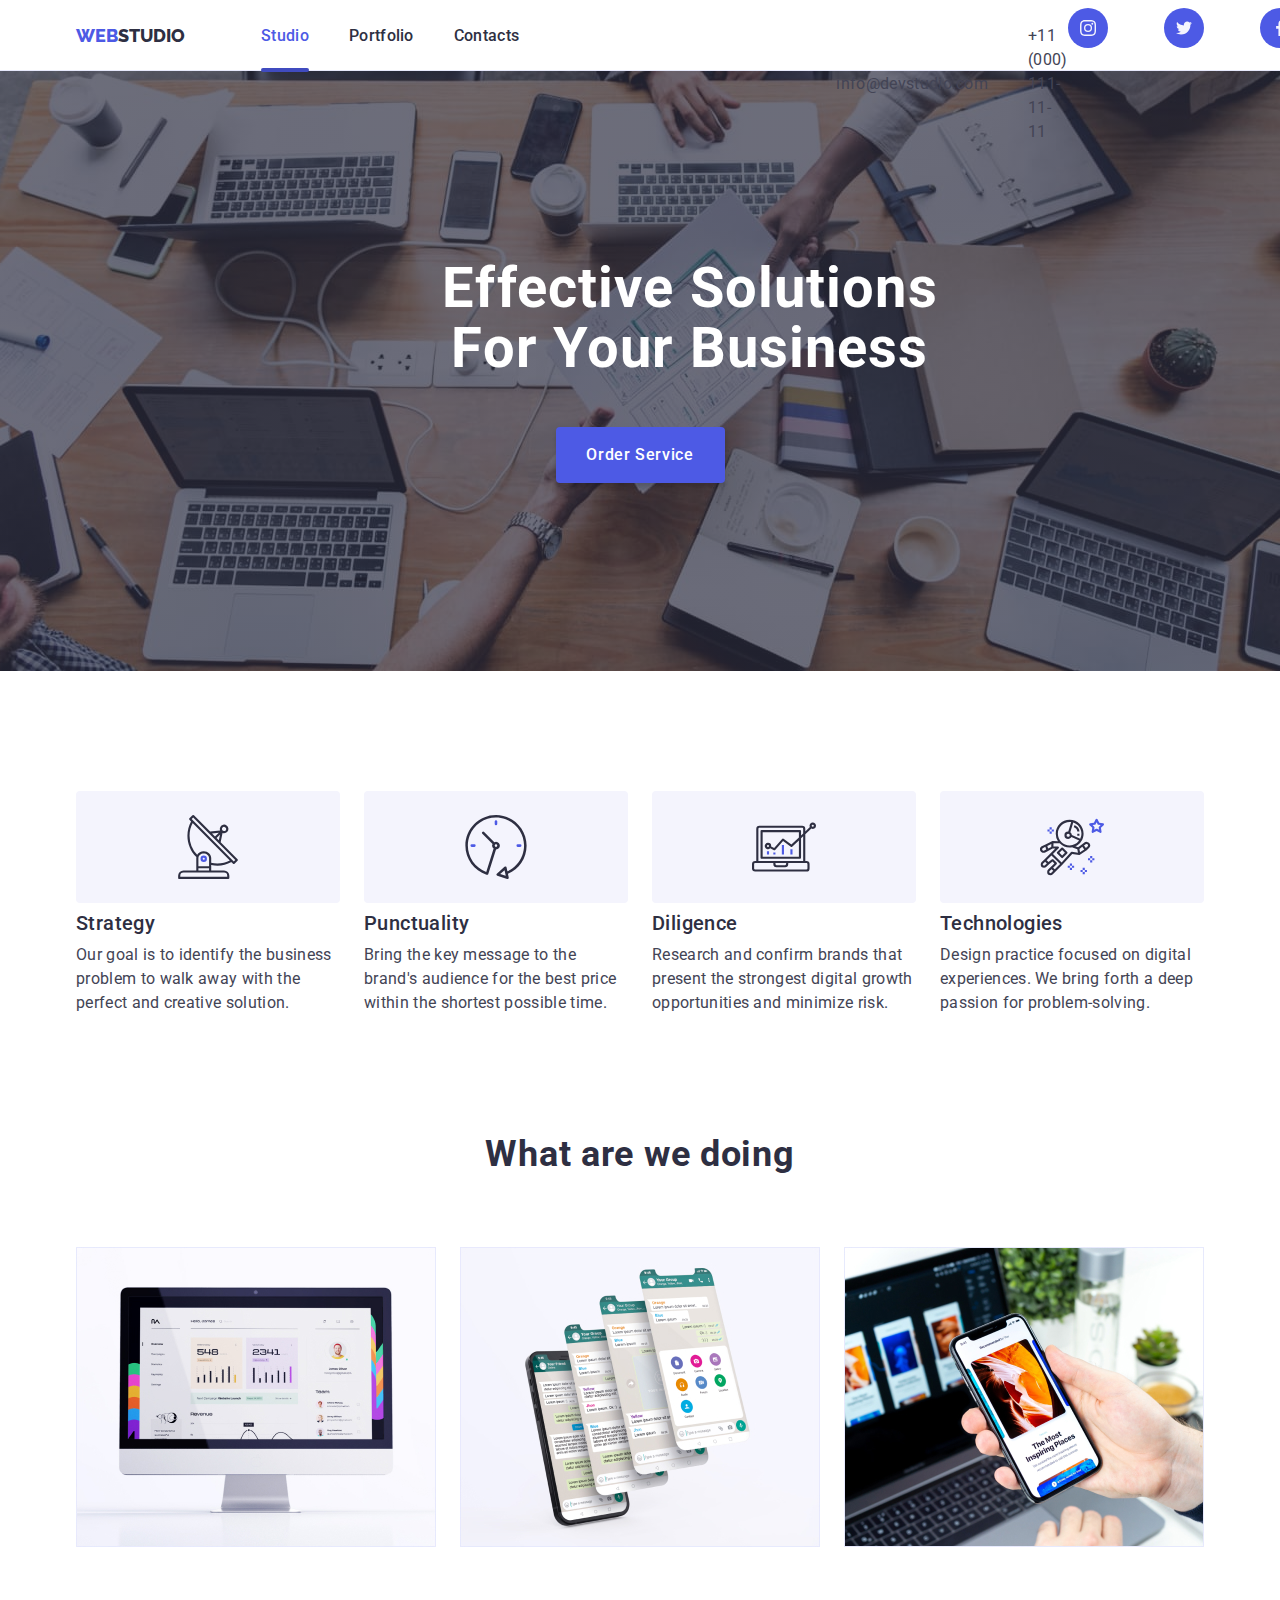
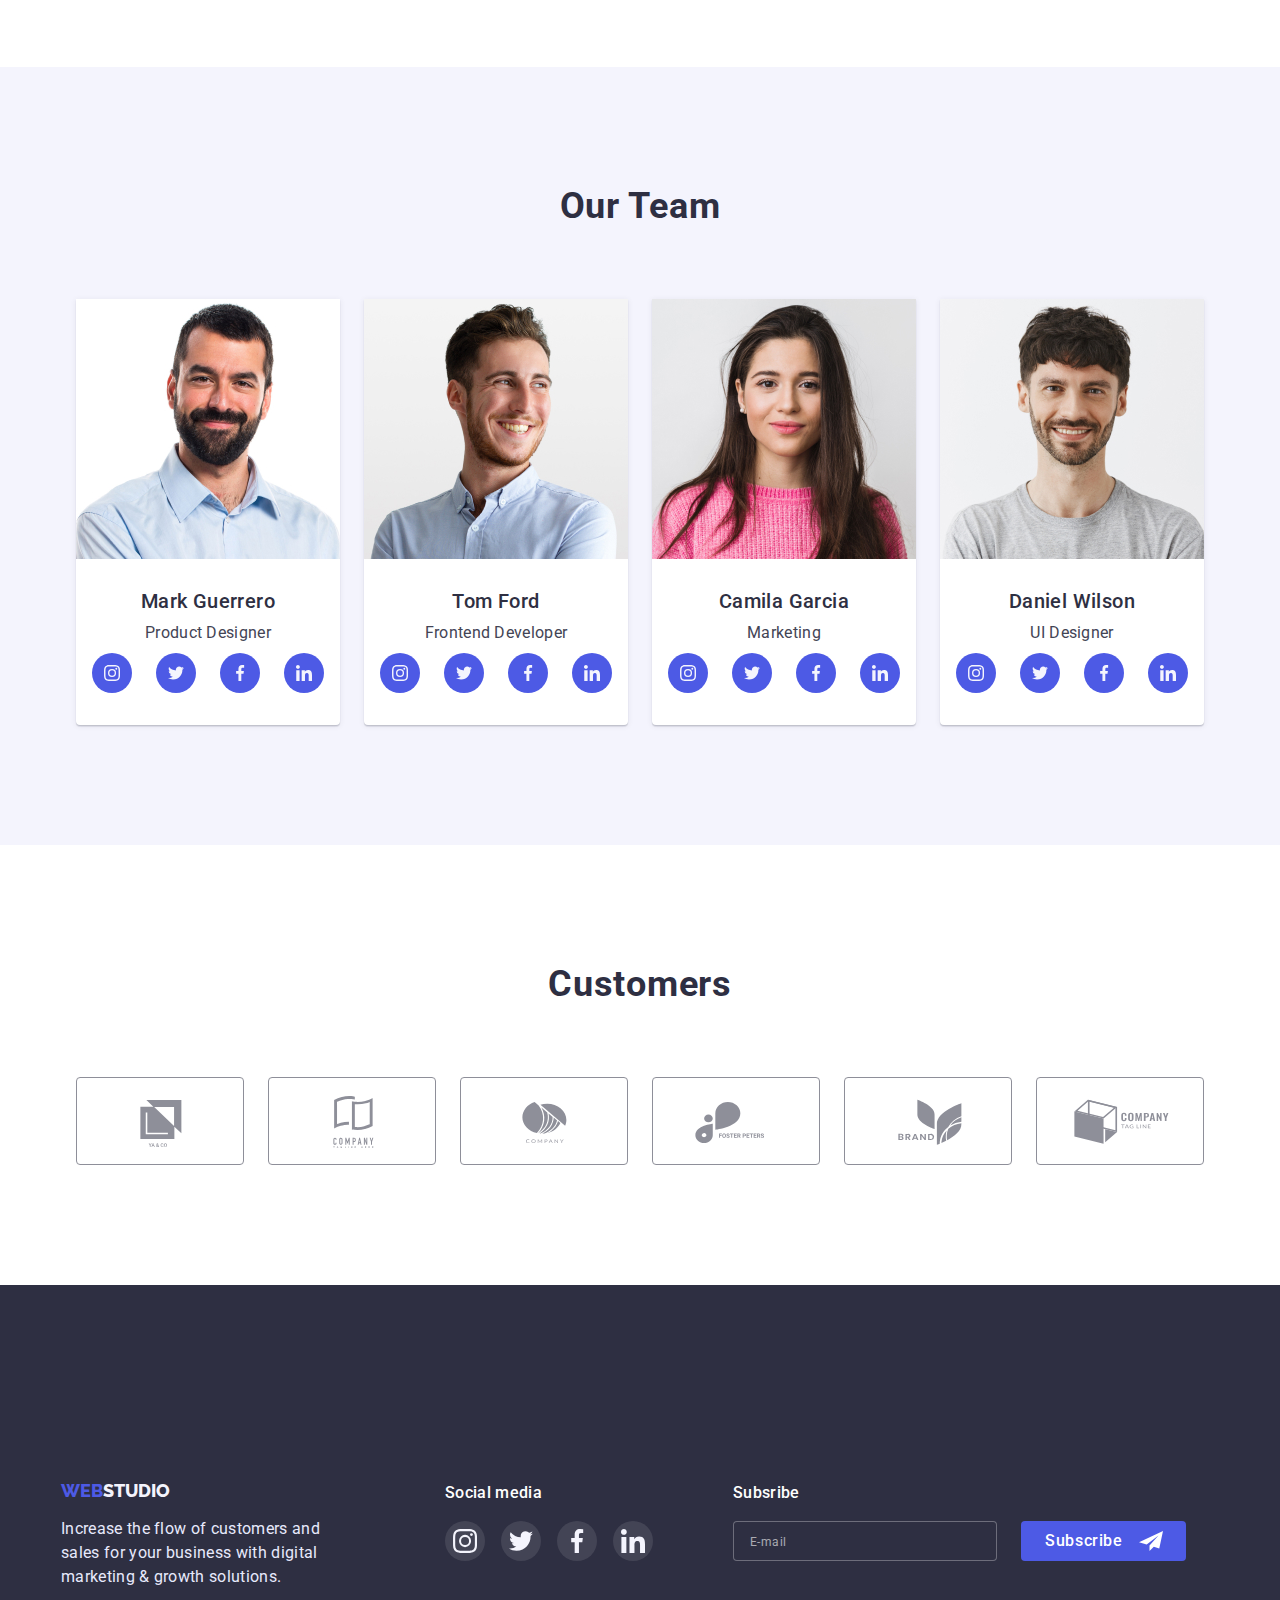
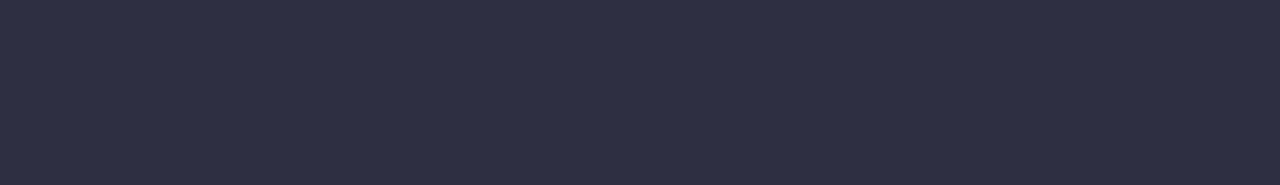
<file: index.html>
<!DOCTYPE html>
<html lang="en">
  <head>
    <meta charset="UTF-8" />
    <meta name="viewport" content="width=device-width, initial-scale=1.0" />
    <meta http-equiv="X-UA-Compatible" content="IE=edge" />

    <link rel="preconnect" href="https://fonts.googleapis.com" />
    <link rel="preconnect" href="https://fonts.gstatic.com" crossorigin />
    <link
      href="https://fonts.googleapis.com/css2?family=Raleway:wght@800&family=Roboto:wght@400;500;700&display=swap"
      rel="stylesheet"
    />
    <link
      rel="stylesheet"
      href="https://cdnjs.cloudflare.com/ajax/libs/modern-normalize/1.1.0/modern-normalize.min.css"
    />
    <link rel="stylesheet" href="./css/style.css" />

    <title>Homework 01</title>
  </head>
  <body>
    <header class="top-line">
      <div class="container-header container">
        <nav>
          <div class="nav-container">
            <a href="./index.html" class="top-logo"
              ><span class="blue-logo">WEB</span>STUDIO</a
            >
          </div>
        </nav>
        <button type="button" class="menu_button js-open-menu">
          <svg width="32" height="22">
            <use href="./images/symbol-defs.svg#charm-menu"></use>
          </svg>
        </button>
        <!-- modal_menu -->
        <div class="menu_mobile js-menu-container">
          <button
            type="button"
            class="button-close js-close-menu button-close-menu"
          >
            <svg class="button-close-svg">
              <use href="./images/symbol-defs.svg#icon-close-modal"></use>
            </svg>
          </button>
          <div class="modal_nav_menu">
            <ul class="list nav-list">
              <li class="nav-link nav-link-now">
                <a href="./index.html" class="link list-link list-link-now"
                  >Studio</a
                >
              </li>
              <li class="nav-link">
                <a href="./portfolio.html" class="link list-link">Portfolio</a>
              </li>
              <li class="nav-link">
                <a href="#" class="link list-link">Contacts</a>
              </li>
            </ul>
          </div>
          <div class="contact_modal_menu">
            <address>
              <ul class="list contacts-list">
                <li class="comtacts-link">
                  <a
                    href="mailto:info@devstudio.com"
                    class="contacts mail_modal_menu"
                    >info@devstudio.com</a
                  >
                </li>
                <li class="comtacts-link">
                  <a href="tel:+110001111111" class="contacts tel_modal_menu"
                    >+11 (000) 111-11-11</a
                  >
                </li>
              </ul>
            </address>
          </div>
          <div class="social-link_modal_menu">
            <ul class="list social-list social-list-menu">
              <li class="social-item">
                <a class="social-link" href="#">
                  <svg class="social-icon">
                    <use href="./images/symbol-defs.svg#icon-instagram"></use>
                  </svg>
                </a>
              </li>
              <li class="social-item">
                <a class="social-link" href="#">
                  <svg class="social-icon">
                    <use href="./images/symbol-defs.svg#icon-twitter"></use>
                  </svg>
                </a>
              </li>
              <li class="social-item">
                <a class="social-link" href="#">
                  <svg class="social-icon">
                    <use href="./images/symbol-defs.svg#icon-facebook"></use>
                  </svg>
                </a>
              </li>
              <li class="social-item">
                <a class="social-link" href="#">
                  <svg class="social-icon">
                    <use href="./images/symbol-defs.svg#icon-linkedin"></use>
                  </svg>
                </a>
              </li>
            </ul>
          </div>
        </div>
      </div>
    </header>
    <main>
      <section class="preview">
        <div class="container-preview container">
          <h1 class="preview-header">Effective Solutions for Your Business</h1>
          <button type="button" class="peview-button" data-modal-open>
            Order Service
          </button>
        </div>
        <div class="backdrop is-hidden" data-modal>
          <div class="modal">
            <button class="button-close" data-modal-close>
              <svg class="button-close-svg">
                <use href="./images/symbol-defs.svg#icon-close-modal"></use>
              </svg>
            </button>

            <p class="heder-modal">
              Leave your contacts and we will call you back
            </p>
            <form>
              <ul class="list modal-list">
                <li class="first-list-input">
                  <label for="name" class="input-name">
                    <span class="label-name">Name</span>
                    <span class="label-input-modal"
                      ><input
                        type="text"
                        class="input-modal hover-input-modal"
                        id="input-name"
                      />
                      <svg class="inc-input">
                        <use href="./images/icons.svg#icon-persona"></use>
                      </svg>
                    </span>
                  </label>
                </li>
                <li class="list-input">
                  <label for="phone" class="input-phone"
                    ><span class="label-name">Phone</span>
                    <span class="label-input-modal"
                      ><input
                        type="tel"
                        class="input-modal hover-input-modal"
                        id="input-phone"
                      />
                      <svg class="inc-input">
                        <use href="./images/icons.svg#icon-phone"></use>
                      </svg>
                    </span>
                  </label>
                </li>
                <li class="list-input label-modal">
                  <label for="mail" class="input-mail">
                    <span class="label-name">Email</span>
                    <span class="label-input-modal"
                      ><input
                        type="email"
                        class="input-modal hover-input-modal"
                        id="input-mail"
                      />
                      <svg class="inc-input">
                        <use href="./images/icons.svg#icon-mail"></use>
                      </svg>
                    </span>
                  </label>
                </li>
                <li class="list-input textarea-modal">
                  <label class="textarea-modal" for="input-comment"
                    ><span class="label-name">Comment</span>
                    <textarea
                      class="textarea-form-modal hover-input-modal"
                      placeholder="Text input"
                      rows="6"
                      name="comment"
                      id="input-comment"
                    ></textarea>
                  </label>
                </li>
              </ul>
              <label for="check" class="label-checkbox">
                <input
                  class="check-input"
                  type="checkbox"
                  name="check-privecy-policy"
                  id="check"
                />

                <svg class="icon-check-svg">
                  <use href="./images/icons.svg#icon-cheackbox-active"></use>
                </svg>

                <span class="icon-check"></span>
                <span class="text-checkbox"
                  >I accept the terms and conditions of the
                  <a href="" class="link-privecy-policy"
                    >Privacy Policy</a
                  ></span
                >
              </label>

              <button type="submit" class="button-modal">Send</button>
            </form>
          </div>
        </div>
      </section>

      <section class="advantages">
        <div class="container-advantages container">
          <h2 class="visually-hidden">Our advantages</h2>
          <ul class="list advantages-flex-container">
            <li class="advantages-list">
              <div class="thumb">
                <svg class="icon-list">
                  <use
                    href="./images/symbol-defs.svg#icon-antenna"
                    class="icon-thumb"
                  ></use>
                </svg>
              </div>

              <h3 class="advantages-header">Strategy</h3>
              <p class="advantages-text">
                Our goal is to identify the business problem to walk away with
                the perfect and creative solution.
              </p>
            </li>
            <li class="advantages-list">
              <div class="thumb">
                <svg class="icon-list">
                  <use
                    href="./images/symbol-defs.svg#icon-clock"
                    class="icon-thumb"
                  ></use>
                </svg>
              </div>
              <h3 class="advantages-header">Punctuality</h3>
              <p class="advantages-text">
                Bring the key message to the brand's audience for the best price
                within the shortest possible time.
              </p>
            </li>
            <li class="advantages-list">
              <div class="thumb">
                <svg class="icon-list">
                  <use
                    href="./images/symbol-defs.svg#icon-diagram"
                    class="icon-thumb"
                  ></use>
                </svg>
              </div>
              <h3 class="advantages-header">Diligence</h3>
              <p class="advantages-text">
                Research and confirm brands that present the strongest digital
                growth opportunities and minimize risk.
              </p>
            </li>
            <li class="advantages-list">
              <div class="thumb">
                <svg class="icon-list">
                  <use
                    href="./images/symbol-defs.svg#icon-astronaut"
                    class="icon-thumb"
                  ></use>
                </svg>
              </div>
              <h3 class="advantages-header">Technologies</h3>
              <p class="advantages-text">
                Design practice focused on digital experiences. We bring forth a
                deep passion for problem-solving.
              </p>
            </li>
          </ul>
        </div>
      </section>
      <section class="works">
        <div class="container works-container">
          <h2 class="works-header">What are we doing</h2>
          <ul class="list works-flex-container">
            <li class="list-works">
              <img
                srcset="./images/img1.jpg 1x, ./images/img1@2x 2x"
                src="./images/img1.jpg"
                alt="computer"
                width="360"
                height="300"
              />
            </li>
            <li class="list-works">
              <img
                srcset="./images/img2.jpg 1x, ./images/img2@2x.jpg 2x"
                src="./images/img2.jpg"
                alt="mobile app"
                width="360"
                height="300"
              />
            </li>
            <li class="list-works">
              <img
                srcset="./images/img3.jpg 1x, ./images/img3@2x.jpg 2x"
                src="./images/img3.jpg"
                alt="mobile and notebook"
                width="360"
                height="300"
              />
            </li>
          </ul>
        </div>
      </section>
      <section class="team">
        <div class="container-team container">
          <h2 class="team-header">Our Team</h2>
          <ul class="list team-flex-container">
            <li class="team-card">
              <img
                srcset="./images/mark.jpg 1x, ./images/mark@2x.jpg 2x"
                src="./images/mark.jpg"
                alt="foto mark guerrero"
                width="264"
                height="260"
              />
              <div class="card-text">
                <h3 class="team-name">Mark Guerrero</h3>
                <p class="specialization">Product Designer</p>
                <ul class="list social-list social-list-team">
                  <li class="social-item">
                    <a class="social-link" href="#">
                      <svg class="social-icon">
                        <use
                          href="./images/symbol-defs.svg#icon-instagram"
                        ></use>
                      </svg>
                    </a>
                  </li>
                  <li class="social-item">
                    <a class="social-link" href="#">
                      <svg class="social-icon">
                        <use href="./images/symbol-defs.svg#icon-twitter"></use>
                      </svg>
                    </a>
                  </li>
                  <li class="social-item">
                    <a class="social-link" href="#">
                      <svg class="social-icon">
                        <use
                          href="./images/symbol-defs.svg#icon-facebook"
                        ></use>
                      </svg>
                    </a>
                  </li>
                  <li class="social-item">
                    <a class="social-link" href="#">
                      <svg class="social-icon">
                        <use
                          href="./images/symbol-defs.svg#icon-linkedin"
                        ></use>
                      </svg>
                    </a>
                  </li>
                </ul>
              </div>
            </li>
            <li class="team-card">
              <img
                srcset="./images/tom.jpg 1x, ./images/tom@2x.jpg 2x"
                src="./images/tom.jpg"
                alt="foto tom ford"
                width="264"
                height="260"
              />
              <div class="card-text">
                <h3 class="team-name">Tom Ford</h3>
                <p class="specialization">Frontend Developer</p>
                <ul class="list social-list social-list-team">
                  <li class="social-item">
                    <a class="social-link" href="#">
                      <svg class="social-icon">
                        <use
                          href="./images/symbol-defs.svg#icon-instagram"
                        ></use>
                      </svg>
                    </a>
                  </li>
                  <li class="social-item">
                    <a class="social-link" href="#">
                      <svg class="social-icon">
                        <use href="./images/symbol-defs.svg#icon-twitter"></use>
                      </svg>
                    </a>
                  </li>
                  <li class="social-item">
                    <a class="social-link" href="#">
                      <svg class="social-icon">
                        <use
                          href="./images/symbol-defs.svg#icon-facebook"
                        ></use>
                      </svg>
                    </a>
                  </li>
                  <li class="social-item">
                    <a class="social-link" href="#">
                      <svg class="social-icon">
                        <use
                          href="./images/symbol-defs.svg#icon-linkedin"
                        ></use>
                      </svg>
                    </a>
                  </li>
                </ul>
              </div>
            </li>
            <li class="team-card">
              <img
                srcset="./images/camila.jpg 1x, ./images/camila@2x.jpg 2x"
                src="./images/camila.jpg"
                alt="foto camila garcia"
                width="264"
                height="260"
              />
              <div class="card-text">
                <h3 class="team-name">Camila Garcia</h3>
                <p class="specialization">Marketing</p>
                <ul class="list social-list social-list-team">
                  <li class="social-item">
                    <a class="social-link" href="#">
                      <svg class="social-icon">
                        <use
                          href="./images/symbol-defs.svg#icon-instagram"
                        ></use>
                      </svg>
                    </a>
                  </li>
                  <li class="social-item">
                    <a class="social-link" href="#">
                      <svg class="social-icon">
                        <use href="./images/symbol-defs.svg#icon-twitter"></use>
                      </svg>
                    </a>
                  </li>
                  <li class="social-item">
                    <a class="social-link" href="#">
                      <svg class="social-icon">
                        <use
                          href="./images/symbol-defs.svg#icon-facebook"
                        ></use>
                      </svg>
                    </a>
                  </li>
                  <li class="social-item">
                    <a class="social-link" href="#">
                      <svg class="social-icon">
                        <use
                          href="./images/symbol-defs.svg#icon-linkedin"
                        ></use>
                      </svg>
                    </a>
                  </li>
                </ul>
              </div>
            </li>
            <li class="team-card">
              <img
                srcset="./images/daniel.jpg 1x, ./images/daniel@2x.jpg 2x"
                src="./images/daniel.jpg"
                alt="foto daniel wilson"
                width="264"
                height="260"
              />
              <div class="card-text">
                <h3 class="team-name">Daniel Wilson</h3>
                <p class="specialization">UI Designer</p>
                <ul class="list social-list social-list-team">
                  <li class="social-item">
                    <a class="social-link" href="#">
                      <svg class="social-icon">
                        <use
                          href="./images/symbol-defs.svg#icon-instagram"
                        ></use>
                      </svg>
                    </a>
                  </li>
                  <li class="social-item">
                    <a class="social-link" href="#">
                      <svg class="social-icon">
                        <use href="./images/symbol-defs.svg#icon-twitter"></use>
                      </svg>
                    </a>
                  </li>
                  <li class="social-item">
                    <a class="social-link" href="#">
                      <svg class="social-icon">
                        <use
                          href="./images/symbol-defs.svg#icon-facebook"
                        ></use>
                      </svg>
                    </a>
                  </li>
                  <li class="social-item">
                    <a class="social-link" href="#">
                      <svg class="social-icon">
                        <use
                          href="./images/symbol-defs.svg#icon-linkedin"
                        ></use>
                      </svg>
                    </a>
                  </li>
                </ul>
              </div>
            </li>
          </ul>
        </div>
      </section>
      <section class="customers">
        <div class="container-customers container">
          <h2 class="team-header">Customers</h2>
          <ul class="list customers-list">
            <li class="customers-item">
              <a href="" class="customers-link">
                <svg class="customers-icon">
                  <use href="./images/symbol-defs.svg#icon-Union"></use>
                </svg>
              </a>
            </li>
            <li class="customers-item">
              <a href="" class="customers-link">
                <svg class="customers-icon">
                  <use href="./images/symbol-defs.svg#icon-iagline"></use>
                </svg>
              </a>
            </li>
            <li class="customers-item">
              <a href="" class="customers-link">
                <svg class="customers-icon">
                  <use href="./images/symbol-defs.svg#icon-company"></use>
                </svg>
              </a>
            </li>
            <li class="customers-item">
              <a href="" class="customers-link">
                <svg class="customers-icon">
                  <use href="./images/symbol-defs.svg#icon-foster"></use>
                </svg>
              </a>
            </li>
            <li class="customers-item">
              <a href="" class="customers-link">
                <svg class="customers-icon">
                  <use href="./images/symbol-defs.svg#icon-brand"></use>
                </svg>
              </a>
            </li>
            <li class="customers-item">
              <a href="" class="customers-link">
                <svg class="customers-icon">
                  <use href="./images/symbol-defs.svg#icon-tagline"></use>
                </svg>
              </a>
            </li>
          </ul>
        </div>
      </section>
    </main>

    <footer class="bottom-line">
      <div class="footer-container container">
        <div class="logo-footer">
          <a href="./index.html" class="bottom-line-logo"
            ><span class="blue-logo">WEB</span>STUDIO</a
          >
          <p class="bottom-line-text">
            Increase the flow of customers and sales for your business with
            digital marketing & growth solutions.
          </p>
        </div>
        <div class="social-list-conteiner">
          <h2 class="footer-social-header">Social media</h2>
          <ul class="list footer-social-list">
            <li class="footer-social-item">
              <a class="footer-social-link" href="#">
                <svg class="footer-social-icon">
                  <use href="./images/symbol-defs.svg#icon-instagram"></use>
                </svg>
              </a>
            </li>
            <li class="footer-social-item">
              <a class="footer-social-link" href="#">
                <svg class="footer-social-icon">
                  <use href="./images/symbol-defs.svg#icon-twitter"></use>
                </svg>
              </a>
            </li>
            <li class="footer-social-item">
              <a class="footer-social-link" href="#">
                <svg class="footer-social-icon">
                  <use href="./images/symbol-defs.svg#icon-facebook"></use>
                </svg>
              </a>
            </li>
            <li class="footer-social-item">
              <a class="footer-social-link" href="#">
                <svg class="footer-social-icon">
                  <use href="./images/symbol-defs.svg#icon-linkedin"></use>
                </svg>
              </a>
            </li>
          </ul>
        </div>
        <div class="subscribe">
          <p class="subscribe-text">Subsribe</p>
          <form class="subsribe-input">
            <input
              type="email"
              class="input-subsribe-text"
              placeholder="E-mail"
            />
            <button type="submit" class="button-submit">
              Subscribe

              <svg class="inc-button-subsribe">
                <use href="./images/icons.svg#icon-subsscribe"></use>
              </svg>
            </button>
          </form>
        </div>
      </div>
    </footer>
    <script src="./js/modal.js"></script>
    <script src="./js/mobile-menu.js"></script>
  </body>
</html>
</file>
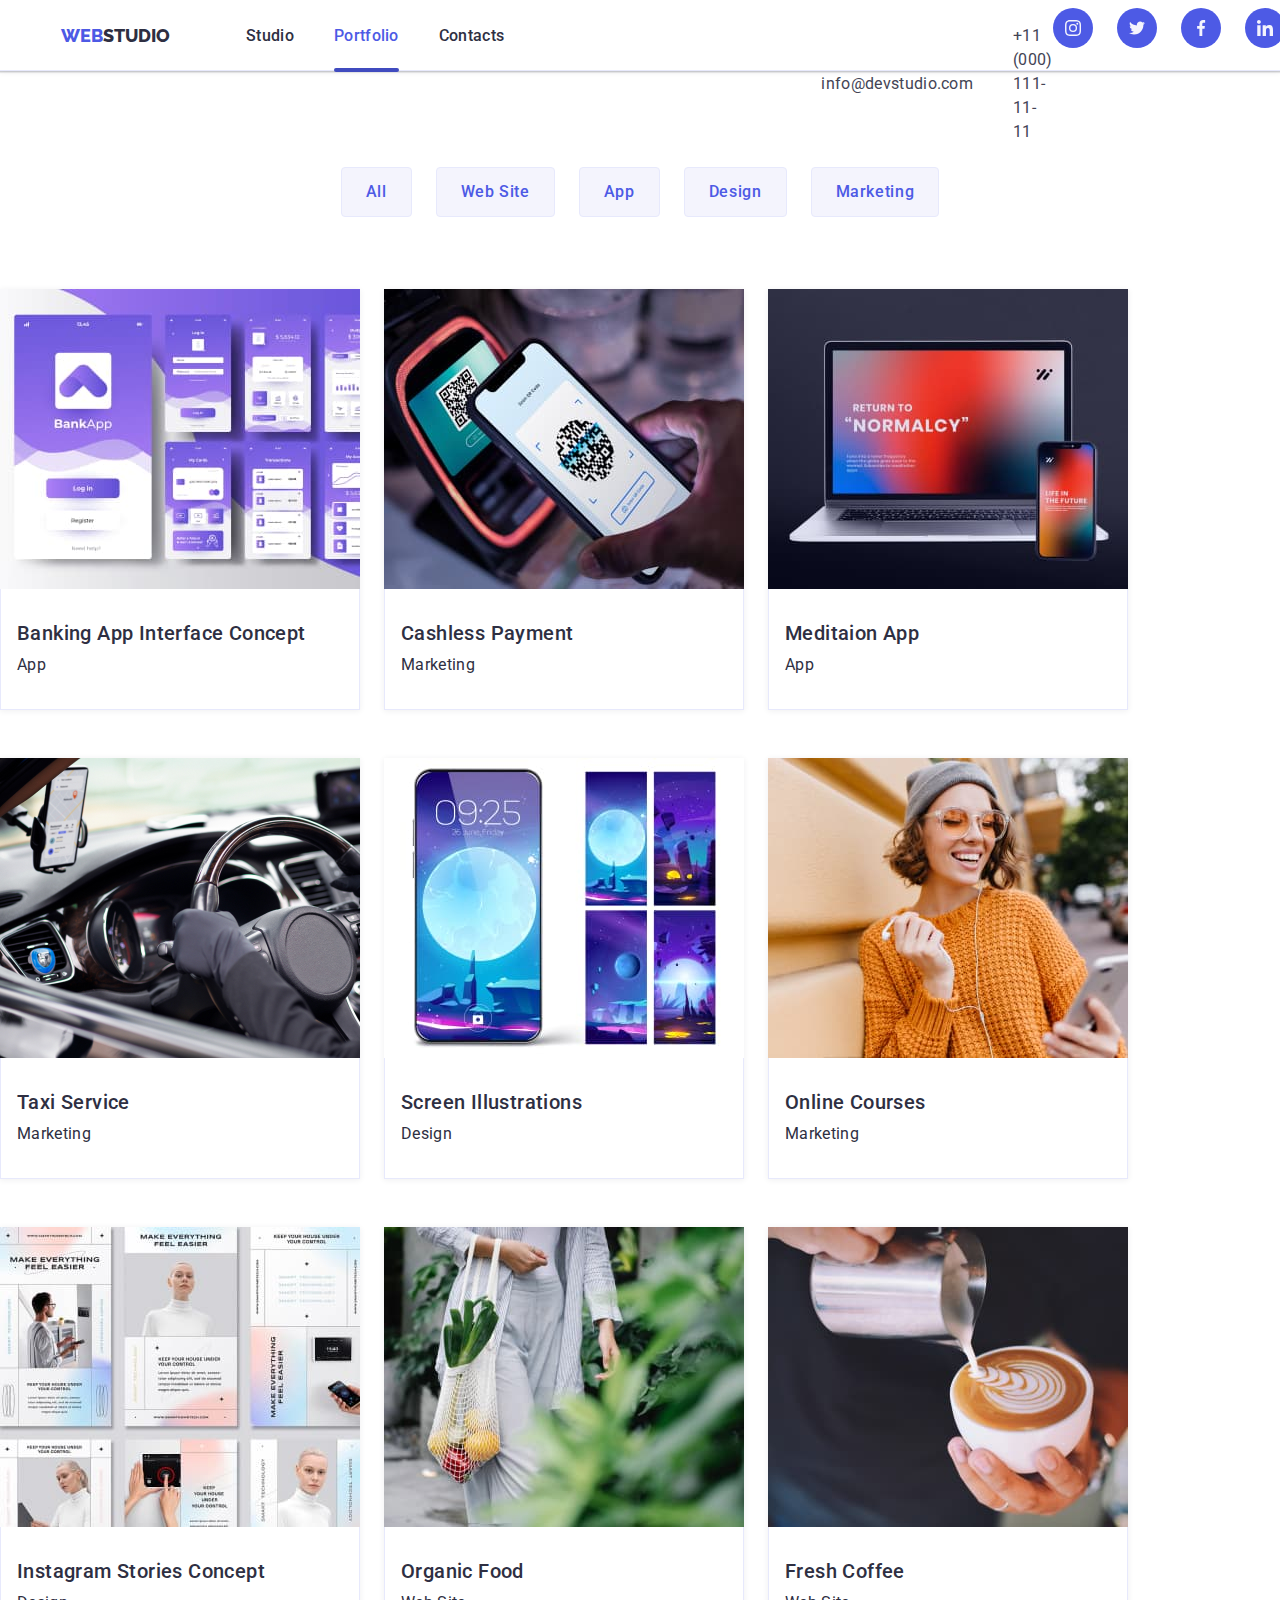
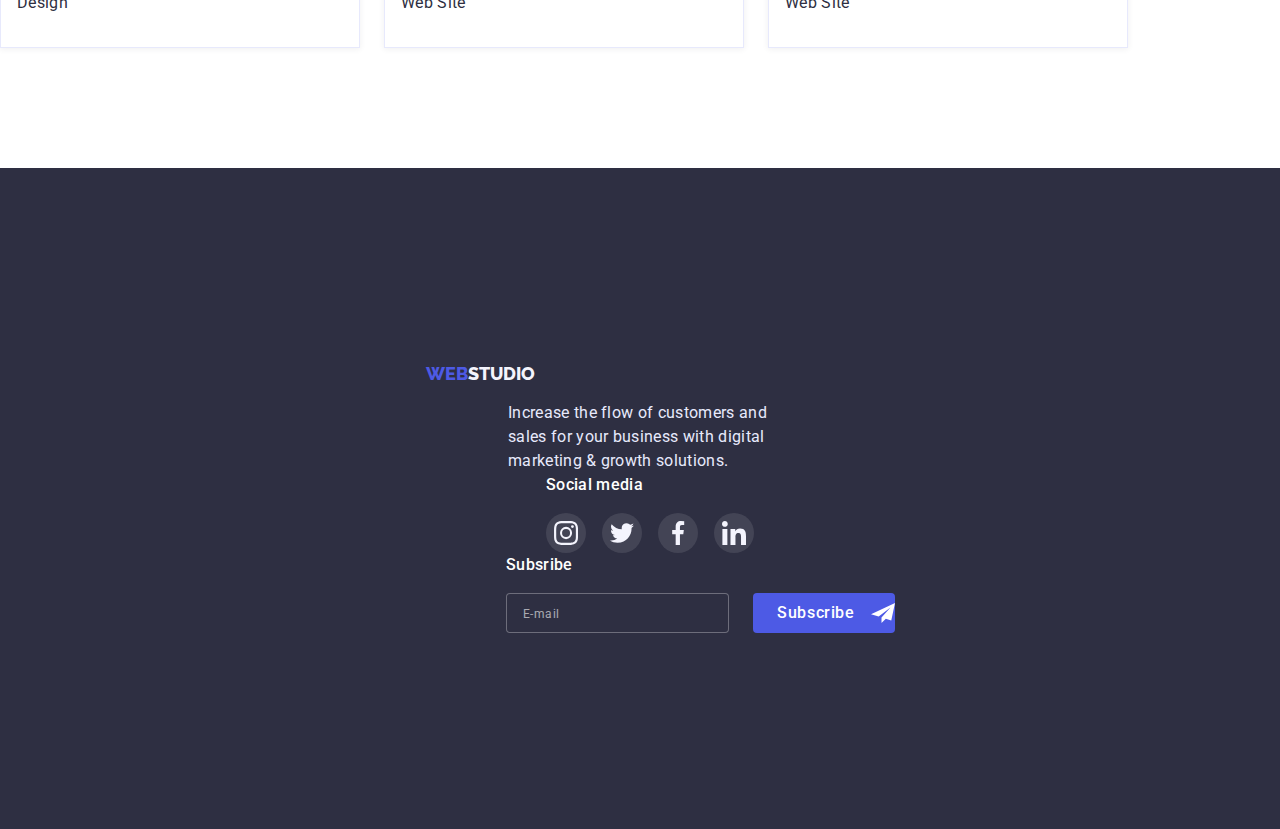
<file: portfolio.html>
<!DOCTYPE html>
<html lang="en">
  <head>
    <meta charset="UTF-8" />
    <meta name="viewport" content="width=device-width, initial-scale=1.0" />
    <meta http-equiv="X-UA-Compatible" content="IE=edge" />
    <meta name="viewport" content="width=device-width, initial-scale=1.0" />
    <link rel="preconnect" href="https://fonts.googleapis.com" />
    <link rel="preconnect" href="https://fonts.gstatic.com" crossorigin />
    <link
      href="https://fonts.googleapis.com/css2?family=Raleway:wght@800&family=Roboto:wght@400;500;700&display=swap"
      rel="stylesheet"
    />
    <link
      rel="stylesheet"
      href="https://cdnjs.cloudflare.com/ajax/libs/modern-normalize/1.1.0/modern-normalize.min.css"
    />
    <link rel="stylesheet" href="./css/style.css" />
    <title>Portfolio</title>
  </head>
  <body>
    <header class="top-line">
      <div class="container-header">
        <nav>
          <div class="nav-container">
            <a href="./index.html" class="top-logo"
              ><span class="blue-logo">WEB</span>STUDIO</a
            >
          </div>
        </nav>
        <button type="button" class="menu_button js-open-menu">
          <svg width="32" height="22">
            <use href="./images/symbol-defs.svg#charm-menu"></use>
          </svg>
        </button>
        <!-- modal_menu -->
        <div class="menu_mobile js-menu-container">
          <button
            type="button"
            class="button-close js-close-menu button-close-menu"
          >
            <svg class="button-close-svg">
              <use href="./images/symbol-defs.svg#icon-close-modal"></use>
            </svg>
          </button>
          <div class="modal_nav_menu">
            <ul class="list nav-list">
              <li class="nav-link">
                <a href="./index.html" class="link list-link">Studio</a>
              </li>
              <li class="nav-link nav-link-now">
                <a href="./portfolio.html" class="link list-link list-link-now"
                  >Portfolio</a
                >
              </li>
              <li class="nav-link">
                <a href="#" class="link list-link">Contacts</a>
              </li>
            </ul>
          </div>
          <div class="contact_modal_menu">
            <address>
              <ul class="list contacts-list">
                <li class="comtacts-link">
                  <a
                    href="mailto:info@devstudio.com"
                    class="contacts mail_modal_menu"
                    >info@devstudio.com</a
                  >
                </li>
                <li class="comtacts-link">
                  <a href="tel:+110001111111" class="contacts tel_modal_menu"
                    >+11 (000) 111-11-11</a
                  >
                </li>
              </ul>
            </address>
          </div>
          <div class="social-link_modal_menu">
            <ul class="list social-list">
              <li class="social-item">
                <a class="social-link" href="#">
                  <svg class="social-icon">
                    <use href="./images/symbol-defs.svg#icon-instagram"></use>
                  </svg>
                </a>
              </li>
              <li class="social-item">
                <a class="social-link" href="#">
                  <svg class="social-icon">
                    <use href="./images/symbol-defs.svg#icon-twitter"></use>
                  </svg>
                </a>
              </li>
              <li class="social-item">
                <a class="social-link" href="#">
                  <svg class="social-icon">
                    <use href="./images/symbol-defs.svg#icon-facebook"></use>
                  </svg>
                </a>
              </li>
              <li class="social-item">
                <a class="social-link" href="#">
                  <svg class="social-icon">
                    <use href="./images/symbol-defs.svg#icon-linkedin"></use>
                  </svg>
                </a>
              </li>
            </ul>
          </div>
        </div>
      </div>
    </header>

    <main>
      <section class="work-examples">
        <div class="container-examples">
          <h1 class="visually-hidden">List of works</h1>
          <!-- header "List of works" must be hidden-->
          <ul class="filter-list list">
            <li class="list-button">
              <button type="button" class="filter-button">All</button>
            </li>
            <li class="list-button">
              <button type="button" class="filter-button">Web Site</button>
            </li>
            <li class="list-button">
              <button type="button" class="filter-button">App</button>
            </li>
            <li class="list-button">
              <button type="button" class="filter-button">Design</button>
            </li>
            <li class="list-button">
              <button type="button" class="filter-button">Marketing</button>
            </li>
          </ul>
          <ul class="examples-list list">
            <li class="examples-card">
              <a href="#" class="examples-link">
                <div class="exampl-img">
                  <img
                    srcset="
                      ./images/portfolio/bankingapp.jpg    1x,
                      ./images/portfolio/bankingapp@2x.jpg 2x
                    "
                    src="./images/portfolio/bankingapp.jpg"
                    alt="foto banking app interface"
                    width="390"
                    height="300"
                  />
                  <div class="hover-content">
                    <p class="hover-content-text">
                      14 Stylish and User-Friendly App Design Concepts · Task
                      Manager App · Calorie Tracker App · Exotic Fruit Ecommerce
                      App · Cloud Storage App
                    </p>
                  </div>
                </div>
                <div class="examples-card-text">
                  <h2 class="examples-header">Banking App Interface Concept</h2>
                  <p class="examples-text">App</p>
                </div>
              </a>
            </li>
            <li class="examples-card">
              <a href="#" class="examples-link">
                <div class="exampl-img">
                  <img
                    srcset="
                      ./images/portfolio/cashless.jpg    1x,
                      ./images/portfolio/cashless@2x.jpg 2x
                    "
                    src="./images/portfolio/cashless.jpg"
                    alt="phone in cashless"
                    width="396"
                    height="300"
                  />
                  <div class="hover-content">
                    <p class="hover-content-text">
                      14 Stylish and User-Friendly App Design Concepts · Task
                      Manager App · Calorie Tracker App · Exotic Fruit Ecommerce
                      App · Cloud Storage App
                    </p>
                  </div>
                </div>
                <div class="examples-card-text">
                  <h2 class="examples-header">Cashless Payment</h2>
                  <p class="examples-text">Marketing</p>
                </div>
              </a>
            </li>
            <li class="examples-card">
              <a href="#" class="examples-link">
                <div class="exampl-img">
                  <img
                    srcset="
                      ./images/portfolio/maditaionapp.jpg    1x,
                      ./images/portfolio/maditaionapp@2x.jpg 2x
                    "
                    src="./images/portfolio/maditaionapp.jpg"
                    alt="phone and nootebook"
                    width="396"
                    height="300"
                  />
                  <div class="hover-content">
                    <p class="hover-content-text">
                      14 Stylish and User-Friendly App Design Concepts · Task
                      Manager App · Calorie Tracker App · Exotic Fruit Ecommerce
                      App · Cloud Storage App
                    </p>
                  </div>
                </div>
                <div class="examples-card-text">
                  <h2 class="examples-header">Meditaion App</h2>
                  <p class="examples-text">App</p>
                </div>
              </a>
            </li>
            <li class="examples-card">
              <a href="#" class="examples-link"
                ><div class="exampl-img">
                  <img
                    srcset="
                      ./images/portfolio/taxiservice.jpg    1x,
                      ./images/portfolio/taxiservice@2x.jpg 2x
                    "
                    src="./images/portfolio/taxiservice.jpg"
                    alt="phone in car"
                    width="396"
                    height="300"
                  />
                  <div class="hover-content">
                    <p class="hover-content-text">
                      14 Stylish and User-Friendly App Design Concepts · Task
                      Manager App · Calorie Tracker App · Exotic Fruit Ecommerce
                      App · Cloud Storage App
                    </p>
                  </div>
                </div>
                <div class="examples-card-text">
                  <h2 class="examples-header">Taxi Service</h2>
                  <p class="examples-text">Marketing</p>
                </div>
              </a>
            </li>
            <li class="examples-card">
              <a href="#" class="examples-link"
                ><div class="exampl-img">
                  <img
                    srcset="
                      ./images/portfolio/screenillustration.jpg    1x,
                      ./images/portfolio/screenillustration@2x.jpg 2x
                    "
                    src="./images/portfolio/screenillustration.jpg"
                    alt="phone illustrations"
                    width="396"
                    height="300"
                  />
                  <div class="hover-content">
                    <p class="hover-content-text">
                      14 Stylish and User-Friendly App Design Concepts · Task
                      Manager App · Calorie Tracker App · Exotic Fruit Ecommerce
                      App · Cloud Storage App
                    </p>
                  </div>
                </div>
                <div class="examples-card-text">
                  <h2 class="examples-header">Screen Illustrations</h2>
                  <p class="examples-text">Design</p>
                </div>
              </a>
            </li>
            <li class="examples-card">
              <a href="#" class="examples-link">
                <div class="exampl-img">
                  <img
                    srcset="
                      ./images/portfolio/onlinecourses.jpg    1x,
                      ./images/portfolio/onlinecourses@2x.jpg 2x
                    "
                    src="./images/portfolio/onlinecourses.jpg"
                    alt="girl with phone"
                    width="396"
                    height="300"
                  />
                  <div class="hover-content">
                    <p class="hover-content-text">
                      14 Stylish and User-Friendly App Design Concepts · Task
                      Manager App · Calorie Tracker App · Exotic Fruit Ecommerce
                      App · Cloud Storage App
                    </p>
                  </div>
                </div>
                <div class="examples-card-text">
                  <h2 class="examples-header">Online Courses</h2>
                  <p class="examples-text">Marketing</p>
                </div>
              </a>
            </li>
            <li class="examples-card">
              <a href="#" class="examples-link"
                ><div class="exampl-img">
                  <img
                    srcset="
                      ./images/portfolio/instagramstories.jpg    1x,
                      ./images/portfolio/instagramstories@2x.jpg 2x
                    "
                    src="./images/portfolio/instagramstories.jpg"
                    alt="six instagram pages"
                    width="396"
                    height="300"
                  />
                  <div class="hover-content">
                    <p class="hover-content-text">
                      14 Stylish and User-Friendly App Design Concepts · Task
                      Manager App · Calorie Tracker App · Exotic Fruit Ecommerce
                      App · Cloud Storage App
                    </p>
                  </div>
                </div>
                <div class="examples-card-text">
                  <h2 class="examples-header">Instagram Stories Concept</h2>
                  <p class="examples-text">Design</p>
                </div>
              </a>
            </li>

            <li class="examples-card">
              <a href="#" class="examples-link"
                ><div class="exampl-img">
                  <img
                    srcset="
                      ./images/portfolio/organicfood.jpg    1x,
                      ./images/portfolio/organicfood@2x.jpg 2x
                    "
                    src="./images/portfolio/organicfood.jpg"
                    alt="pipple and organic food"
                    width="396"
                    height="300"
                  />
                  <div class="hover-content">
                    <p class="hover-content-text">
                      14 Stylish and User-Friendly App Design Concepts · Task
                      Manager App · Calorie Tracker App · Exotic Fruit Ecommerce
                      App · Cloud Storage App
                    </p>
                  </div>
                </div>
                <div class="examples-card-text">
                  <h2 class="examples-header">Organic Food</h2>
                  <p class="examples-text">Web Site</p>
                </div>
              </a>
            </li>
            <li class="examples-card">
              <a href="#" class="examples-link"
                ><div class="exampl-img">
                  <img
                    srcset="
                      ./images/portfolio/freshcoffe.jpg    1x,
                      ./images/portfolio/freshcoffe@2x.jpg 2x
                    "
                    src="./images/portfolio/freshcoffe.jpg"
                    alt="capuchino"
                    width="396"
                    height="300"
                  />
                  <div class="hover-content">
                    <p class="hover-content-text">
                      14 Stylish and User-Friendly App Design Concepts · Task
                      Manager App · Calorie Tracker App · Exotic Fruit Ecommerce
                      App · Cloud Storage App
                    </p>
                  </div>
                </div>
                <div class="examples-card-text">
                  <h2 class="examples-header">Fresh Coffee</h2>
                  <p class="examples-text">Web Site</p>
                </div>
              </a>
            </li>
          </ul>
        </div>
      </section>
    </main>
    <footer class="bottom-line">
      <div class="footer-container">
        <div class="logo-footer">
          <a href="./index.html" class="bottom-line-logo"
            ><span class="blue-logo">WEB</span>STUDIO</a
          >
          <p class="bottom-line-text">
            Increase the flow of customers and sales for your business with
            digital marketing & growth solutions.
          </p>
        </div>
        <div class="social-list-conteiner">
          <h2 class="footer-social-header">Social media</h2>
          <ul class="list footer-social-list">
            <li class="footer-social-item">
              <a class="footer-social-link" href="#">
                <svg class="footer-social-icon">
                  <use href="./images/symbol-defs.svg#icon-instagram"></use>
                </svg>
              </a>
            </li>
            <li class="footer-social-item">
              <a class="footer-social-link" href="#">
                <svg class="footer-social-icon">
                  <use href="./images/symbol-defs.svg#icon-twitter"></use>
                </svg>
              </a>
            </li>
            <li class="footer-social-item">
              <a class="footer-social-link" href="#">
                <svg class="footer-social-icon">
                  <use href="./images/symbol-defs.svg#icon-facebook"></use>
                </svg>
              </a>
            </li>
            <li class="footer-social-item">
              <a class="footer-social-link" href="#">
                <svg class="footer-social-icon">
                  <use href="./images/symbol-defs.svg#icon-linkedin"></use>
                </svg>
              </a>
            </li>
          </ul>
        </div>
        <div class="subscribe">
          <p class="subscribe-text">Subsribe</p>
          <form class="subsribe-input">
            <input
              type="email"
              class="input-subsribe-text"
              placeholder="E-mail"
            />
            <button type="submit" class="button-submit">
              Subscribe

              <svg class="inc-button-subsribe">
                <use href="./images/icons.svg#icon-subsscribe"></use>
              </svg>
            </button>
          </form>
        </div>
      </div>
    </footer>
  </body>
</html>
</file>
<file: css/style.css>
:root {
  --first-logo-color: #4d5ae5;
  --second-footer-text-color: #f4f4fd;
  --primery-background-color: #ffffff;
  --primery-text-color: #2e2f42;
  --text-color: #434455;
  --footer-text-color: #e7e9fc;
  --hover-text-color: #404bbf;
  --primery-button-text-color: #ffffff;
  --primery-button-background-color: #4d5ae5;
  --hover-button-background-color: #404bbf;
  --team-background-color: #f4f4fd;
  --team-card-background-color: #ffffff;
  --footer-color: #2e2f42;
  --thumb-color: #f4f4fd;
  --color-background-social-link: #4d5ae5;
  --hover-footer-socials-link: #31d0aa;
  --hover-portfolio-img: #4d5ae5;
}
body {
  color: var(--text-color);
  background-color: var(--primery-background-color);
  font-family: "Roboto", sans-serif;
  font-size: 16px;
}

p,
ul,
li,
h1,
h2,
h3,
h4,
h5,
button {
  margin: 0;
  padding: 0;
}
img {
  display: block;
  max-width: 100%;
  height: auto;
}

/* index.html */
.list {
  list-style: none;
}

.visually-hidden {
  position: absolute;
  white-space: nowrap;
  width: 1px;
  height: 1px;
  overflow: hidden;
  border: 0;
  padding: 0;
  clip: rect(0 0 0 0);
  clip-path: inset(50%);
  margin: -1px;
}
.container {
  max-width: 1158px;
  /* border: 1px solid tomato; */
  padding: 0 15px;
  margin-right: auto;
  margin-left: auto;
  min-width: 320px;
}
/*header*/

/* menu mobile */

.menu_mobile {
  width: 480px;
  position: fixed;
  top: 0;
  left: 0;
  width: 100vw;
  height: 100vh;
  z-index: 999;

  transform: translateY(-100%);
  transition: transform 250ms ease-in-out;
  background-color: var(--primery-background-color);
}
.menu_mobile.is-open {
  transform: translateY(0%);
}

.container-header {
  position: relative;
}
.menu_button {
  position: absolute;
  top: 0;
  right: 31px;
  width: 32px;
  height: 22px;
  border: transparent;
  background-color: transparent;
  padding: 24px 0px;
}

.list-link {
  font-weight: 700;
  font-size: 36px;
  line-height: 1.111;

  letter-spacing: 0.02em;
  text-transform: capitalize;
  color: #2e2f42;
  border-bottom: transparent;
}
.contacts {
  display: block;
  color: var(--text-color);
  font-size: 12px;
  line-height: 1.1666;
  font-style: normal;
  letter-spacing: 0.04em;
  text-decoration: none;
  transition: color 250ms cubic-bezier(0.4, 0, 0.2, 1);
}
.button-close {
  position: absolute;

  display: flex;
  align-items: center;
  justify-content: center;

  top: 24px;
  right: 24px;
  height: 24px;
  width: 24px;
  background-color: #e7e9fc;
  border: 1px solid rgba(0, 0, 0, 0.1);
  border-radius: 50%;
  cursor: pointer;

  transition: background-color 250ms cubic-bezier(0.4, 0, 0.2, 1),
    fill 250ms cubic-bezier(0.4, 0, 0.2, 1);
}
/* .social_link_modal_menu {
  margin-top: 48px;
} */
@media screen and (max-width: 428px) {
  .social-list.social-list-menu {
    gap: 35px;
  }
}
@media screen and (min-width: 428px) {
  .social-list.social-list-menu {
    gap: 56px;
  }
}
@media screen and (max-width: 767px) {
  .menu_mobile {
    padding: 80px 0 80px 40px;
  }
  .nav-link + .nav-link {
    margin-top: 40px;
  }
  .nav-menu-header {
    display: flex;
    flex-direction: column;
    margin-bottom: 48px;
    gap: 284px;
  }

  .tel_modal_menu {
    font-weight: 700;
    font-size: 36px;
    line-height: 1.111;
    letter-spacing: 0.02em;
    text-transform: capitalize;
    color: #4d5ae5;
  }
  .mail_modal_menu {
    font-weight: 500;
    font-size: 20px;
    line-height: 1.2;
    letter-spacing: 0.02em;
    color: #434455;
  }
  .contacts-list {
    display: flex;
    flex-direction: column-reverse;
  }

  .mail_modal_menu_link {
    margin-top: 30px;
  }
}

@media screen and (min-width: 768px) {
  .nav-link + .nav-link {
    margin-left: 40px;
    padding-bottom: 40px;
  }

  .menu_button {
    display: none;
  }
  .menu_mobile {
    display: contents;
  }
  .button-close-menu {
    display: none;
  }
  .tel_modal_menu_link {
    margin-top: 6px;
  }
}

/* header mobile */
.container-header {
  max-width: 428px;
  display: flex;

  height: 70px;
  position: relative;
  margin: 0 auto;
}

@media screen and (min-width: 768px) {
  .nav-list {
    display: none;
  }
  .contacts-list {
    display: none;
  }
  .contact_modal_menu {
    margin-left: 118px;
  }
}

.nav-container {
  display: flex;
  align-items: baseline;
}
.top-line {
  border-bottom: 1px solid #e7e9fc;
  box-shadow: 0px 2px 1px rgba(46, 47, 66, 0.08),
    0px 1px 1px rgba(46, 47, 66, 0.16), 0px 1px 6px rgba(46, 47, 66, 0.08);
}
.top-logo {
  display: block;
  color: var(--primery-text-color);
  text-decoration: none;
  font-family: "Raleway", sans-serif;
  font-style: normal;
  font-weight: 800;
  font-size: 18px;
  line-height: 1.33;
  margin-right: 76px;
  padding: 24px 0px;
}

@media screen and(min-width) {
  .top-logo {
    padding: 24px 0px 24px 16px;
  }
}
.blue-logo {
  color: var(--first-logo-color);
  font-family: "Raleway", sans-serif;
  font-style: normal;
  font-weight: 800;
  font-size: 18px;
  line-height: 1.33;
}

/* header tabl */
@media screen and (min-width: 768px) {
  .container-header {
    max-width: 768px;
  }
  .top-logo {
    margin-right: 120px;
  }
  .container-header {
    max-width: 768px;
    display: flex;
  }
  .nav-list {
    display: flex;
    padding-left: 0;
    height: 71px;
  }
  .contacts-list {
    display: flex;
    align-items: center;
    flex-direction: column;
  }

  .contacts {
    margin-left: 0px;
  }
  .header-menu {
    display: none;
  }
  .menu-toggle {
    display: none;
  }
  .nav-menu-header {
    display: flex;
    align-items: center;
  }
}
/* header desctop */
@media screen and (min-width: 1200px) {
  .container-header {
    max-width: 1158px;
    margin: 0 auto;
  }
  .contacts {
    display: block;
    color: var(--text-color);
    font-size: 16px;
    line-height: 1.5;
    letter-spacing: 0.02em;
    text-decoration: none;
    font-style: normal;
    padding: 24px 0;
    letter-spacing: 0.02em;
    transition: color 250ms cubic-bezier(0.4, 0, 0.2, 1);
  }
  .contacts-list {
    flex-direction: row;
    padding: 0;
    margin-left: 0;
  }
  .comtacts-link + .comtacts-link {
    margin-left: 40px;
  }
  .top-logo {
    margin-right: 76px;
  }
  .contact_modal_menu {
    margin-left: 317px;
  }
}

@media screen and (min-width: 768px) {
  .list-link {
    padding-top: 24px;
    padding-bottom: 24px;
    display: block;

    color: var(--primery-text-color);
    font-weight: 500;
    font-size: 16px;
    line-height: 1.5;
    letter-spacing: 0.02em;
    transition: color 250ms cubic-bezier(0.4, 0, 0.2, 1);
  }
  .list-link-now::after {
    content: "";
    position: absolute;
    display: block;
    bottom: -1px;
    left: 0;
    width: 100%;
    height: 4px;
    background: #404bbf;
    border-radius: 2px;
  }
}
.list-link-now {
  color: #4d5ae5;
}

.link {
  text-decoration: none;
}
.nav-link-now {
  position: relative;
}

.list-link:hover,
.list-link:focus {
  color: var(--hover-text-color);
}

.contacts:hover,
.contacts:focus {
  color: var(--hover-text-color);
}
/*  */
@media screen and (max-width: 767px) {
  .menu_mobile .contact_modal_menu {
    display: none;
  }
}
/*  */

.menu_mobile.is-open .contact_modal_menu {
  display: contents;
}

.social_link_modal_menu {
  display: none;
}
.menu_mobile.is-open .social_link_modal_menu {
  display: contents;
}
.social_link_modal_menu .social-list-menu {
  margin-top: 0px;
}
/* preview */
/* preview mobile */

.container-preview {
  max-width: 428px;
  /* height: 432px; */
  text-align: center;
  /* padding: 112px 54px 112px 54px; */
  margin: 0 auto;
}
.preview {
  background-image: linear-gradient(
      to right,
      rgba(46, 47, 66, 0.7),
      rgba(46, 47, 66, 0.7)
    ),
    url("./img/people-office.jpg");

  background-repeat: no-repeat;
  background-position: center;
  max-width: 1440px;
  margin: 0 auto;
  background-size: cover;
  text-align: center;
  min-width: 320px;
  padding: 112px 0;
}
@media (-webkit-min-device-pixel-ratio: 2) {
  .preview {
    background-image: linear-gradient(
        to right,
        rgba(46, 47, 66, 0.7),
        rgba(46, 47, 66, 0.7)
      ),
      url("./img/people-office@2x.jpg");
  }
}

.preview-header {
  color: var(--primery-background-color);
  font-weight: 700;
  font-size: 36px;
  line-height: 1.111;
  text-align: center;
  letter-spacing: 0.02em;
  text-transform: capitalize;
  margin: 0 auto;
}
.peview-button {
  color: var(--primery-button-text-color);
  background-color: var(--primery-button-background-color);
  font-family: "Roboto", sans-serif;
  font-style: normal;
  font-weight: 500;
  font-size: 16px;
  line-height: 1.5;
  letter-spacing: 0.04em;
  width: 169px;
  height: 56px;
  border-radius: 4px;
  border: 1px solid transparent;
  cursor: auto;
  box-shadow: 0px 4px 4px rgba(0, 0, 0, 0.15);
  transition: background-color 250ms cubic-bezier(0.4, 0, 0.2, 1);

  cursor: pointer;
}
@media screen and (max-width: 768px) {
  .preview {
    padding: 112px 0px 108px 0px;
  }
  .preview-header {
    margin-bottom: 72px;
    max-width: 320px;
  }
}
/* previev tabl */
@media screen and (min-width: 768px) {
  .container-preview {
    width: 768px;
  }
  .preview-header {
    color: var(--primery-background-color);
    font-weight: 700;
    font-size: 56px;
    line-height: 1.071;
    letter-spacing: 0.02em;
    width: 498px;
  }
  .peview-button {
    margin-top: 40px;
  }
}
/* previev desctop */
@media screen and (min-width: 1200px) {
  .container-preview {
    width: 768px;
  }
  .preview {
    padding: 188px 0;
  }
  .peview-button:hover,
  .peview-button:focus {
    background-color: var(--hover-button-background-color);
  }
  .preview-header {
    margin: 0 auto;
  }
  .peview-button {
    margin-top: 48px;
  }
}

/* MODAL */
.input-name {
  display: block;
}
.input-phone {
  display: block;
}
.input-mail {
  display: block;
}
.backdrop {
  position: fixed;
  top: 0;
  left: 0;
  width: 100%;
  height: 100%;
  background: rgba(46, 47, 66, 0.4);
  transition: opacity 250ms cubic-bezier(0.4, 0, 0.2, 1),
    visibility 250ms cubic-bezier(0.4, 0, 0.2, 1);
  display: flex;
  align-items: center;
  justify-content: center;
  overflow-y: scroll;
}
.modal {
  position: absolute;

  transform: scale(1);

  max-width: 408px;

  min-height: 584px;
  background: #fcfcfc;
  border-radius: 4px;
  transition: transform 250ms cubic-bezier(0.4, 0, 0.2, 1);
  padding: 72px 24px 24px 24px;
}
.is-hidden {
  opacity: 0;
  pointer-events: none;
  visibility: hidden;
}
.backdrop.is-hidden .modal {
  transform: scale(0);
}

.button-close {
  border-style: none;
}

.button-close:hover,
.button-close:focus {
  background-color: var(--color-background-social-link);
  fill: var(--primery-button-text-color);
}
.button-close-svg {
  width: 8px;
  height: 8px;
}

/* Modal-form */

.heder-modal {
  font-weight: 500;
  font-size: 16px;
  line-height: 1.5;
  text-align: center;
  letter-spacing: 0.02em;
  color: #2e2f42;
}
.first-list-input {
  margin-top: 16px;
}
.list-input {
  margin-top: 8px;
}

.label-name {
  display: block;
  text-align: left;
  font-size: 12px;
  line-height: 1.1666;
  letter-spacing: 0.01em;
  color: #8e8f99;
}
.label-input-modal {
  position: relative;
}

.inc-input {
  position: absolute;

  top: 4px;
  left: 16px;
  width: 22px;
  height: 24px;

  fill: #2e2f42;
  transition: fill 250ms cubic-bezier(0.4, 0, 0.2, 1);
}
.hover-input-modal:hover + .inc-input {
  fill: #4d5ae5;
}
.hover-input-modal:hover {
  border: 1px solid #4d5ae5;
}
.hover-input-modal:focus-within + .inc-input {
  fill: #4d5ae5;
}
.hover-input-modal:hover {
  border: 1px solid #4d5ae5;
}

.input-modal {
  margin-top: 4px;
  width: 100%;
  height: 40px;
  border: 1px solid rgba(33, 33, 33, 0.2);
  border-radius: 4px;
  padding-left: 38px;
  transition: border 250ms cubic-bezier(0.4, 0, 0.2, 1);
}

.textarea-form-modal {
  resize: none;
  display: block;
  width: 100%;

  height: 120px;
  font-size: 12px;
  line-height: 1.1666;
  letter-spacing: 0.04em;
  padding: 8px 16px 8px 16px;
  border: 1px solid rgba(33, 33, 33, 0.2);
  border-radius: 4px;
  margin-top: 4px;
  transition: border 250ms cubic-bezier(0.4, 0, 0.2, 1);
}

.textarea-form-modal::placeholder {
  font-size: 12px;
  line-height: 1.1666;
  letter-spacing: 0.04em;
  color: rgba(117, 117, 117, 0.5);
}
.textarea-modal {
  height: 138px;
  display: block;
}
.modal-list {
  margin-bottom: 16px;
}
.link-privecy-policy {
  color: #4d5ae5;
}
/* Checbox */

.label-checkbox {
  position: relative;
}
.check-input {
  position: absolute;
  width: 1px;
  height: 1px;
  overflow: hidden;
  clip: rect(0 0 0 0);
}
.icon-check-svg {
  display: none;
  position: absolute;
  top: 2px;
  margin: 0;
  left: -22px;
  width: 16px;
  height: 16px;
  background-color: #404bbf;
  border-color: #404bbf;
  fill: #e7e9fc;
  overflow: hidden;
  border-radius: 2px;
}
.text-checkbox {
  margin-top: 16px;
  font-size: 12px;
  line-height: 1.1666;
  letter-spacing: 0.04em;
  color: #757575;
}
.link-privacy-policy {
  color: #4d5ae5;
}
.icon-check {
  position: absolute;
  display: inline-block;
  top: 2px;
  left: -22px;
  width: 16px;
  height: 16px;
  border: 1.25px solid #2e2f42;
  border-radius: 2px;
}
.check-input:checked ~ .icon-check-svg {
  display: inline;
}
.check-input:checked ~ .icon-check {
  border: 1.25px solid #404bbf;
}
.label-checkbox {
  margin-top: 16px;
}
/* button Modal */
.button-modal {
  background-color: var(--primery-button-background-color);
  box-shadow: 0px 4px 4px rgba(0, 0, 0, 0.15);
  border-radius: 4px;
  border: transparent;
  fill: #404bbf;
  display: block;
  margin: 0 auto;

  font-weight: 500;
  font-size: 16px;
  line-height: 1.5;
  letter-spacing: 0.04em;

  color: #ffffff;
  width: 169px;
  height: 56px;
  margin-top: 24px;
  cursor: pointer;
  transition: background-color 250ms cubic-bezier(0.4, 0, 0.2, 1);
}
.button-modal:hover {
  background-color: #404bbf;
}
.check_button_modal {
  display: block;
}

/* advantages */
/* advantages mobile */
.advantages .container {
  max-width: 428px;
}
.icon-list {
  width: 64px;
  height: 64px;
}

.advantages-header {
  color: var(--primery-text-color);
  font-weight: 700;
  font-size: 36px;
  line-height: 1.111;
  text-align: center;
  letter-spacing: 0.02em;
  text-transform: capitalize;
  margin-bottom: 8px;
}
.advantages-text {
  font-weight: 500;
  text-align: left;
  font-size: 16px;
  line-height: 1.5;
  letter-spacing: 0.02em;
  color: var(--text-color);
}

.thumb {
  display: none;
}
.advantages-flex-container {
  display: flex;
}
@media screen and (max-width: 767px) {
  .advantages-list + .advantages-list {
    margin-top: 72px;
  }
  .advantages-flex-container {
    display: block;
  }
  .advantages {
    padding: 96px 0px;
  }
}

/* advantages tabl */

@media screen and (min-width: 768px) {
  .advantages {
    padding: 96px 0px;
  }
  .advantages .container {
    max-width: 768px;
  }
  .advantages-flex-container {
    flex-wrap: wrap;
    gap: 72px 24px;
  }
  .advantages-list {
    width: 356px;
  }
  .advantages-text {
    font-weight: 500;
    font-size: 16px;
    line-height: 1.5;
    letter-spacing: 0.02em;
  }
  .advantages-header {
    text-align: left;
  }
}
/* adventeges desktop */
@media screen and (min-width: 1200px) {
  .advantages .container {
    max-width: 1158px;
  }

  .advantages {
    padding: 120px 0;
  }
  .advantages-flex-container {
    display: flex;
    justify-content: space-between;
    flex-wrap: nowrap;
    padding: 0;
  }

  .advantages-header {
    color: var(--primery-text-color);
    font-weight: 500;
    font-size: 20px;
    line-height: 1.2;
    margin-bottom: 8px;
    letter-spacing: 0.02em;
    text-align: left;
  }
  .advantages-text {
    font-weight: 400;
    font-size: 16px;
    line-height: 1.5;
    letter-spacing: 0.02em;
    color: var(--text-color);
    width: 264px;
  }
  .advantages-list {
    flex-basis: calc(100% / (4-24px));
  }

  .thumb {
    background-color: var(--thumb-color);
    border-radius: 4px;
    margin-bottom: 8px;
    width: 264px;
    height: 112px;
    display: flex;
    align-items: center;
    justify-content: center;
  }
}

/* works */
/* wirks mobile */
.works {
  display: none;
}

/* Works desktop */

@media screen and (min-width: 1200px) {
  .works {
    display: contents;
    padding-bottom: 120px;
  }
  .works-container {
    max-width: 1158px;
    margin: 0 auto;
    padding-bottom: 120px;
  }
  .works-flex-container {
    display: flex;
  }
  .works-header {
    color: var(--primery-text-color);
    font-weight: 700;
    font-size: 36px;
    line-height: 1.11;
    margin-bottom: 72px;
    text-align: center;
    letter-spacing: 0.02em;
  }
  .list-works + .list-works {
    margin-left: 24px;
  }
}

/* Team */
/* team mobile */
.team {
  background-color: var(--team-background-color);
  padding-top: 96px;
  padding-bottom: 96px;
  text-align: center;
}

.team-card {
  width: 260px;
  background-color: var(--team-card-background-color);

  box-shadow: 0px 1px 6px rgba(46, 47, 66, 0.08),
    0px 1px 1px rgba(46, 47, 66, 0.16), 0px 2px 1px rgba(46, 47, 66, 0.08);
  border-radius: 0px 0px 4px 4px;
}
.team-header {
  color: var(--primery-text-color);
  font-weight: 700;
  font-size: 36px;
  line-height: 1.11;
  letter-spacing: 0.02em;
  margin-bottom: 72px;

  text-align: center;
}
.container-team {
  width: 428px;
  margin: 0 auto;
  padding: 96px 82px 128px 82px;
}
@media screen and (max-width: 767px) {
  .team-card:not(:last-child) {
    margin-bottom: 72px;
  }
  .team .container {
    max-width: 428px;
  }
  .team-flex-container {
    text-align: center;
    align-items: center;
    display: flex;
    flex-direction: column;
  }
}

.card-text {
  padding: 32px 16px 32px 16px;
}
.card-text {
  padding: 32px 14px 32px 14px;
}
.team-name {
  color: var(--primery-text-color);
  font-weight: 500;
  font-size: 20px;
  line-height: 1.09;
  margin-bottom: 8px;
  letter-spacing: 0.02em;
}
.specialization {
  font-weight: 400;
  font-size: 16px;
  line-height: 1.5;

  text-align: center;
  letter-spacing: 0.02em;

  color: var(--text-color);
}

.team-specialization {
  color: var(--text-color);
}
.social-list-team {
  width: 232px;
}
/* team tabl */
@media screen and (min-width: 768px) {
  .team .container {
    width: 582px;
    margin: 0 auto;
  }
  .card-text {
    padding: 32px 16px 32px 16px;
  }
  .team-flex-container {
    display: flex;
    flex-wrap: wrap;
    justify-content: center;
    gap: 64px 24px;
  }
  .team-card {
    width: 264px;
  }
}

/* team desktop */
@media screen and (min-width: 1200px) {
  .container-team {
    width: 1158px;
  }
  .team {
    padding-top: 120px;
    padding-bottom: 120px;
  }
  .team-flex-container {
    flex-wrap: nowrap;
  }
  .team-card {
    width: 264px;
  }
  .container-team {
    padding: 0;
  }
}

/* SN-list */
.social-list {
  margin-top: 8px;
  display: flex;
  gap: 24px;
}
.social-item {
  width: 40px;
  height: 40px;
}
.social-link {
  display: flex;
  align-items: center;
  justify-content: center;
  width: 100%;
  height: 100%;
  background-color: var(--color-background-social-link);
  border-radius: 50%;
  transition: background-color 250ms cubic-bezier(0.4, 0, 0.2, 1);
}

.social-link:hover,
.social-link:focus {
  background-color: #404bbf;
}
.social-icon {
  width: 16px;
  height: 16px;
}

/* customers */
/* customers mobail */

.customers .container {
  margin: 0 auto;
}
.customers-item {
  width: 190px;
  height: 88px;
}

.customers-list {
  justify-content: center;
}
.customers-link {
  display: flex;
  align-items: center;
  justify-content: center;
  width: 100%;
  height: 100%;
  border: 1px solid;
  border-color: #8e8f99;
  border-radius: 4px;
  transition: border-color 250ms cubic-bezier(0.4, 0, 0.2, 1);
}
.customers-icon {
  max-width: 104px;
  height: 56px;
  fill: #8e8f99;
  transition: fill 250ms cubic-bezier(0.4, 0, 0.2, 1);
}
.customers-list {
  display: flex;
  flex-wrap: wrap;
  gap: 72px 16px;
}
@media screen and (max-width: 767px) {
  .customers {
    padding: 96px 0px;
  }
  .customers .container {
    max-width: 428px;
  }
}
/* customers tabl */
@media screen and (min-width: 768px) {
  .customers-item {
    width: 168px;
    height: 88px;
  }
  .customers {
    padding: 96px 0px;
  }
  .customers .container {
    max-width: 582px;
  }

  .customers-list {
    gap: 72px 24px;
  }
}
/* customers desctop */
@media screen and (min-width: 1200px) {
  .customers .container {
    max-width: 1158px;
  }
  .customers-list {
    flex-wrap: nowrap;
    gap: 24px;
    justify-content: center;
  }
  .customers-link:hover {
    border-color: #404bbf;
  }
  .customers-link:focus {
    border-color: #404bbf;
  }
  .customers-link:hover .customers-icon,
  .customers-link:focus .customers-icon {
    fill: #404bbf;
  }
  .customers {
    padding: 120px 0;
  }
}

/* footer */
/* footer mobile */

.footer-container {
  display: flex;
  flex-direction: column;
  max-width: 428px;
  padding: 96px 0px;
  margin: auto;
}
.bottom-line {
  background-color: var(--footer-color);
  padding: 96px 0;
}
.logo-footer {
  text-align: center;
}
@media screen and(max-width: 767px) {
  .logo-footer {
    padding: 0 80px;
    margin-bottom: 72px;
  }
  .social-list-conteiner {
    margin-bottom: 72px;
  }
  .footer-social-list {
    align-items: center;
    display: flex;
    flex-direction: column;
  }
}
.bottom-line-logo {
  display: inline-block;

  color: var(--second-footer-text-color);
  text-decoration: none;
  font-family: "Raleway", sans-serif;
  font-style: normal;
  font-weight: 800;
  font-size: 18px;
  line-height: 1.16;
  margin-bottom: 16px;
}

.blue-logo {
  color: var(--first-logo-color);
  text-decoration: none;
  font-family: "Raleway", sans-serif;
  font-style: normal;
  font-weight: 800;
  font-size: 18px;
  line-height: 1.16;
}
.bottom-line-text {
  color: var(--footer-text-color);
  font-size: 16px;
  line-height: 1.5;
  letter-spacing: 0.02em;
  width: 264px;
  text-align: left;
  margin: 0 auto;
}
@media screen and (min-width: 767px) {
  .social-list-conteiner {
    padding: 0 120px;
  }
}

.footer-social-header {
  font-family: "Roboto", sans-serif;
  font-style: normal;
  font-weight: 500;
  font-size: 16px;
  line-height: 1.5;
  letter-spacing: 0.02em;
  color: #ffffff;
  margin-bottom: 16px;
  text-align: center;
}
.footer-social-list {
  display: flex;
  gap: 16px;
}
.footer-social-item {
  width: 40px;
  height: 40px;
}
.footer-social-link {
  display: flex;
  align-items: center;
  justify-content: center;
  width: 100%;
  height: 100%;
  border-radius: 50%;
  background-color: rgba(255, 255, 255, 0.1);
  transition: background-color 250ms cubic-bezier(0.4, 0, 0.2, 1);
}
.footer-social-link:hover,
.footer-social-link:focus {
  background-color: var(--hover-footer-socials-link);
}
.footer-social-icon {
  width: 24px;
  height: 24px;
}
/* Subsribe */
.subscribe-text {
  font-weight: 500;
  font-size: 16px;
  line-height: 1.5;
  letter-spacing: 0.02em;
  color: #ffffff;
  text-align: center;
}

.input-subsribe-text {
  width: 100%;
  height: 40px;
  background-color: var(--footer-color);
  border: 1px solid rgba(255, 255, 255, 0.3);
  border-radius: 4px;
  padding-left: 16px;
  color: var(--footer-text-color);
}
@media screen and (max-width: 767px) {
  .bottom-line .container {
    max-width: 429px;
  }
  .social-list-conteiner {
    margin-top: 72px;
  }
  .subscribe {
    margin-top: 72px;
  }
  .footer-social-list {
    justify-content: center;
  }
}
.input-subsribe-text::placeholder {
  font-size: 12px;
  line-height: 2;
  letter-spacing: 0.04em;
  color: rgba(255, 255, 255, 0.6);
}
.subsribe-input {
  margin-top: 16px;
  display: flex;
  flex-direction: column;
}
.button-submit {
  display: flex;
  width: 165px;
  height: 40px;
  gap: 16px;
  background: #4d5ae5;
  border-radius: 4px;
  border: transparent;
  padding-left: 24px;
  font-weight: 500;
  font-size: 16px;
  line-height: 1.5;
  align-items: center;
  text-align: center;
  letter-spacing: 0.04em;
  color: #ffffff;
  transition: background-color 250ms cubic-bezier(0.4, 0, 0.2, 1);
  cursor: pointer;
}
@media screen and (max-width: 1199px) {
  .button-submit {
    margin: 16px auto;
  }
}
.inc-button-subsribe {
  width: 24px;
  height: 24px;
  fill: #ffffff;
}
.button-submit:hover {
  background-color: #404bbf;
}
@media screen and (min-width: 768px) {
  .bottom-line .container {
    max-width: 582px;
  }
  .tabl-footer {
    display: flex;
    gap: 24px;
  }
  .logo-footer {
    text-align: left;
  }
  .footer-social-header {
    text-align: left;
  }
  .input-subsribe-text {
    width: 264px;
  }
  .social-list-conteiner {
    width: 208px;
    padding: 0;
    margin-left: 24px;
  }
  .subscribe {
    margin-top: 72px;
  }
  .subscribe-text {
    text-align: left;
  }
  .button-submit {
    margin-left: 24px;
  }
  .subsribe-input {
    flex-direction: row;
    align-items: center;
    justify-content: left;
    margin-top: 0;
  }
}
@media screen and (min-width: 1200px) {
  .bottom-line {
    padding: 100px 0;
  }
  .bottom-line .container {
    display: flex;
    flex-direction: row;
    max-width: 1158px;
  }
  .logo-footer {
    text-align: left;
  }
  .footer-social-header {
    text-align: left;
  }

  .subscribe {
    margin-left: 80px;
    margin-top: 0;
  }
  .subscribe-text {
    margin-bottom: 16px;
  }

  .subsribe-input {
    gap: 24px;
  }
  .social-list-conteiner {
    margin-left: 120px;
  }
  .button-submit {
    margin-left: 0px;
  }
  .subsribe-input {
    flex-direction: row;
    align-items: center;
    margin-top: 0;
  }
}

/* portfolio */
.work-examples {
  padding-top: 96px;
  padding-bottom: 120px;
}
.filter-button {
  color: var(--first-logo-color);
  background-color: var(--second-footer-text-color);
  font-family: "Roboto", sans-serif;
  font-style: normal;
  font-weight: 500;
  font-size: 16px;
  line-height: 1.5;
  cursor: auto;
  letter-spacing: 0.04em;
  border: 1px solid;
  border-color: #e7e9fc;
  border-radius: 4px;
  padding: 12px 24px;
  box-shadow: none;
  transition: color 250ms cubic-bezier(0.4, 0, 0.2, 1),
    background-color 250ms cubic-bezier(0.4, 0, 0.2, 1),
    border-color 250ms cubic-bezier(0.4, 0, 0.2, 1),
    box-shadow 250ms cubic-bezier(0.4, 0, 0.2, 1);
  cursor: pointer;
}
.list-button + .list-button {
  margin-left: 24px;
}
.filter-button:hover,
.filter-button:focus {
  color: var(--primery-button-text-color);
  background-color: var(--hover-button-background-color);

  border-color: transparent;
  box-shadow: 0px 3px 1px rgba(0, 0, 0, 0.1), 0px 2px 1px rgba(0, 0, 0, 0.08),
    0px 2px 2px rgba(0, 0, 0, 0.12);
}
.examples-link {
  text-decoration: none;
  box-shadow: none;

  transition: box-shadow 250ms cubic-bezier(0.4, 0, 0.2, 1);
}
.examples-header {
  color: var(--primery-text-color);
  font-weight: 500;
  font-size: 20px;
  line-height: 1.2;
  letter-spacing: 0.02em;
  margin-bottom: 8px;
}

.examples-text {
  color: var(--primery-text-color);
  font-size: 16px;
  line-height: 1.5;
  letter-spacing: 0.02em;
}
.filter-list {
  display: flex;
  justify-content: center;
  margin-bottom: 72px;
}
.examples-list {
  display: flex;
  flex-wrap: wrap;
  gap: 48px 24px;
}
.examples-card {
  margin: 0;
  padding: 0;
  box-shadow: 0px 1px 6px rgba(46, 47, 66, 0.08);

  max-width: 360px;
}
.examples-card-text {
  padding: 32px 16px 32px 16px;
  border-right: 1px solid #e7e9fc;
  border-left: 1px solid #e7e9fc;
  border-bottom: 1px solid #e7e9fc;
}
.examples-link:hover .examples-card-text,
.examples-link:focus .examples-card-text {
  box-shadow: 0px 1px 6px rgba(46, 47, 66, 0.08),
    0px 1px 1px rgba(46, 47, 66, 0.16), 0px 2px 1px rgba(46, 47, 66, 0.08);
}
/* hover img */
.hover-content {
  position: absolute;
  top: 0;
  left: 0;
  width: 100%;
  height: 100%;

  background: var(--first-logo-color);
  transform: translateY(100%);
  transition: transform 250ms cubic-bezier(0.4, 0, 0.2, 1);
}
.examples-link:hover .hover-content,
.examples-link:focus .hover-content {
  transform: translateY(0);
}
.exampl-img {
  position: relative;
  overflow: hidden;
}
.hover-content-text {
  text-align: center;
  font-weight: 400;
  font-size: 16px;
  line-height: 1.5;
  letter-spacing: 0.02em;
  padding: 40px 32px 164px 32px;
  color: var(--second-footer-text-color);
}
</file>
